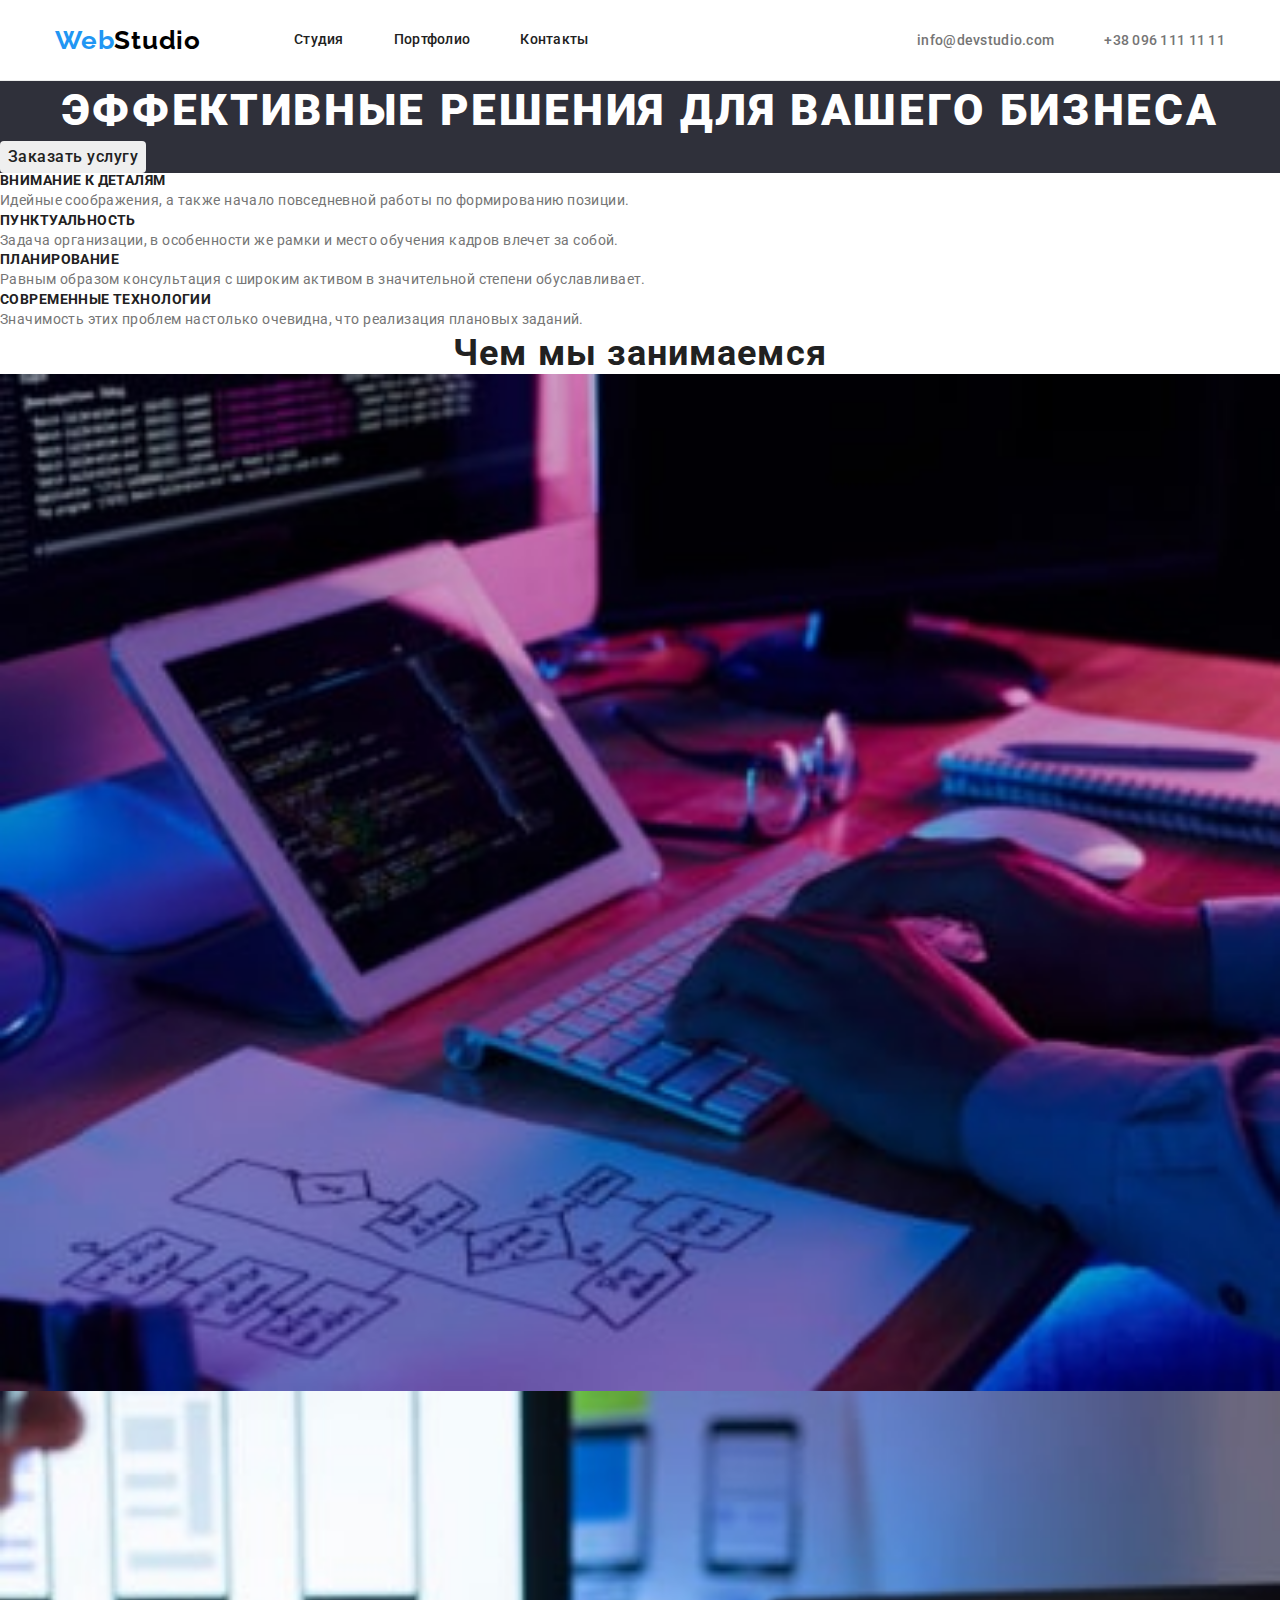
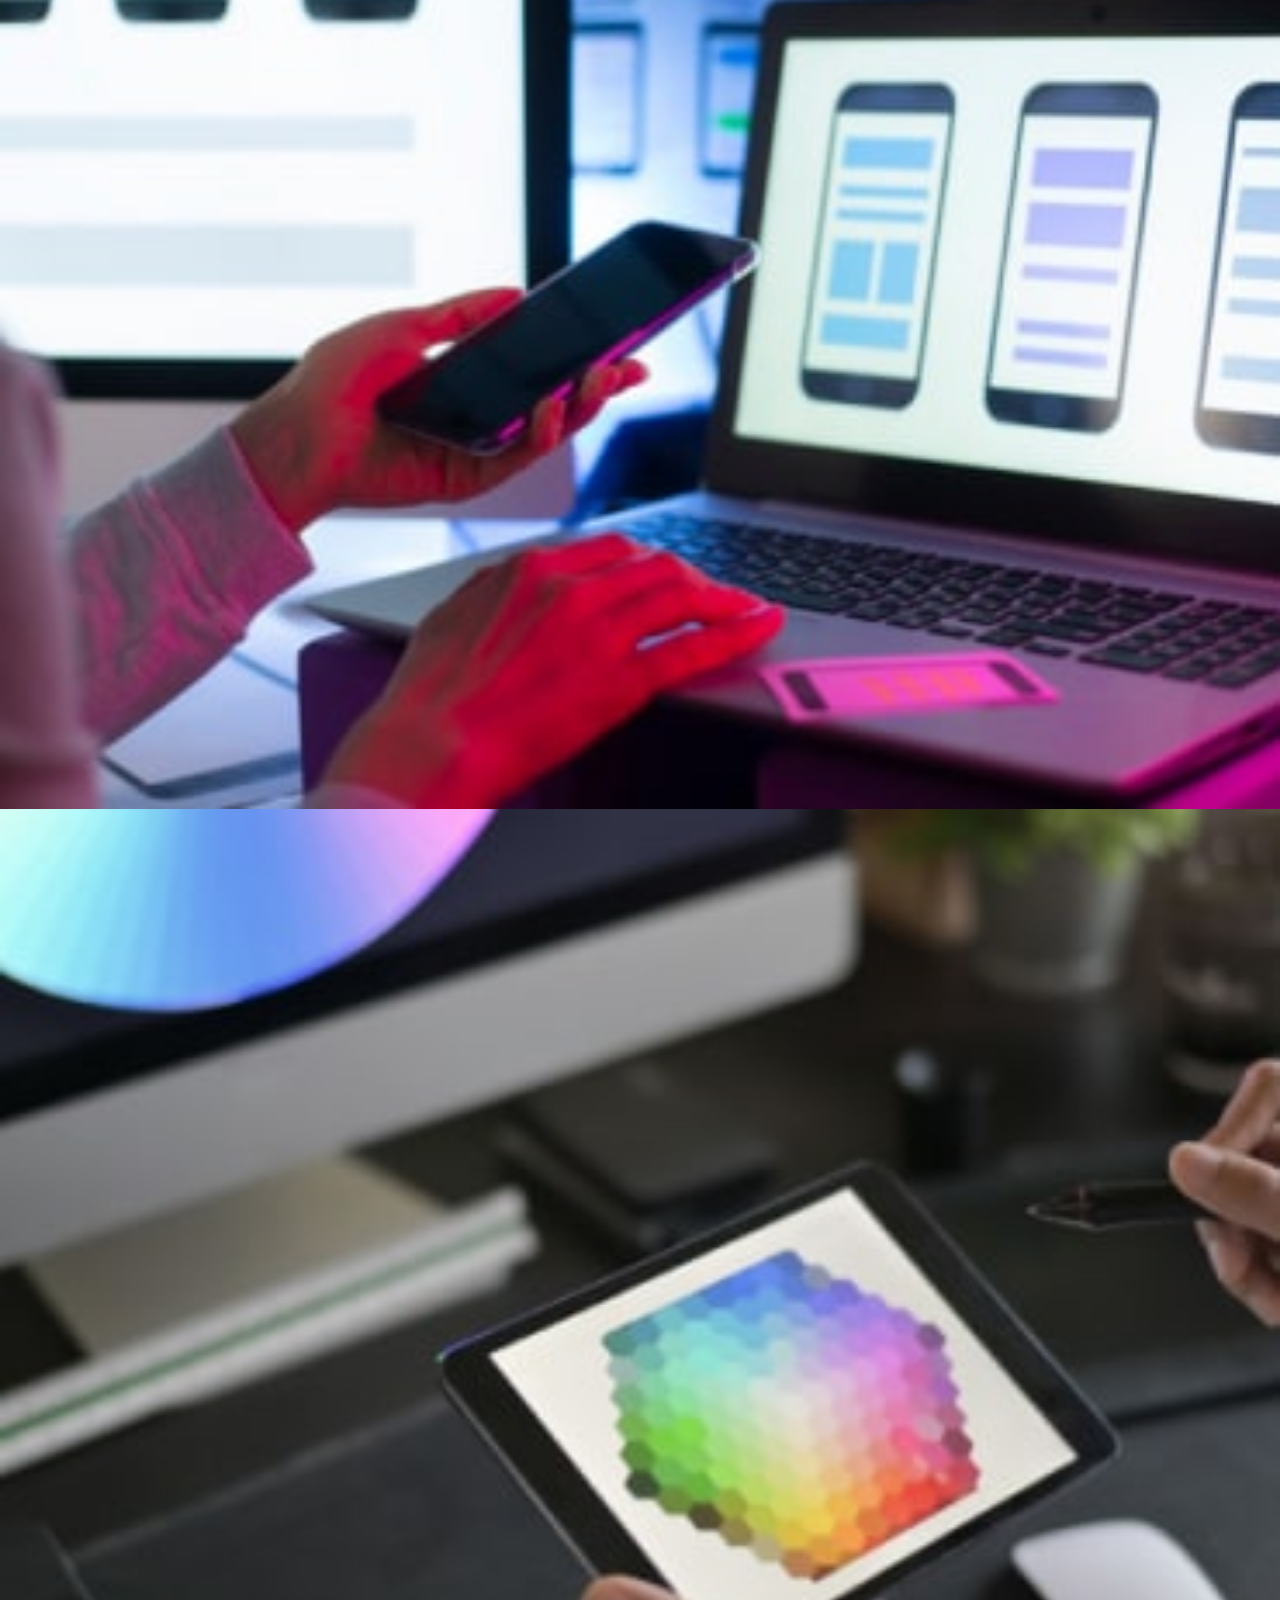
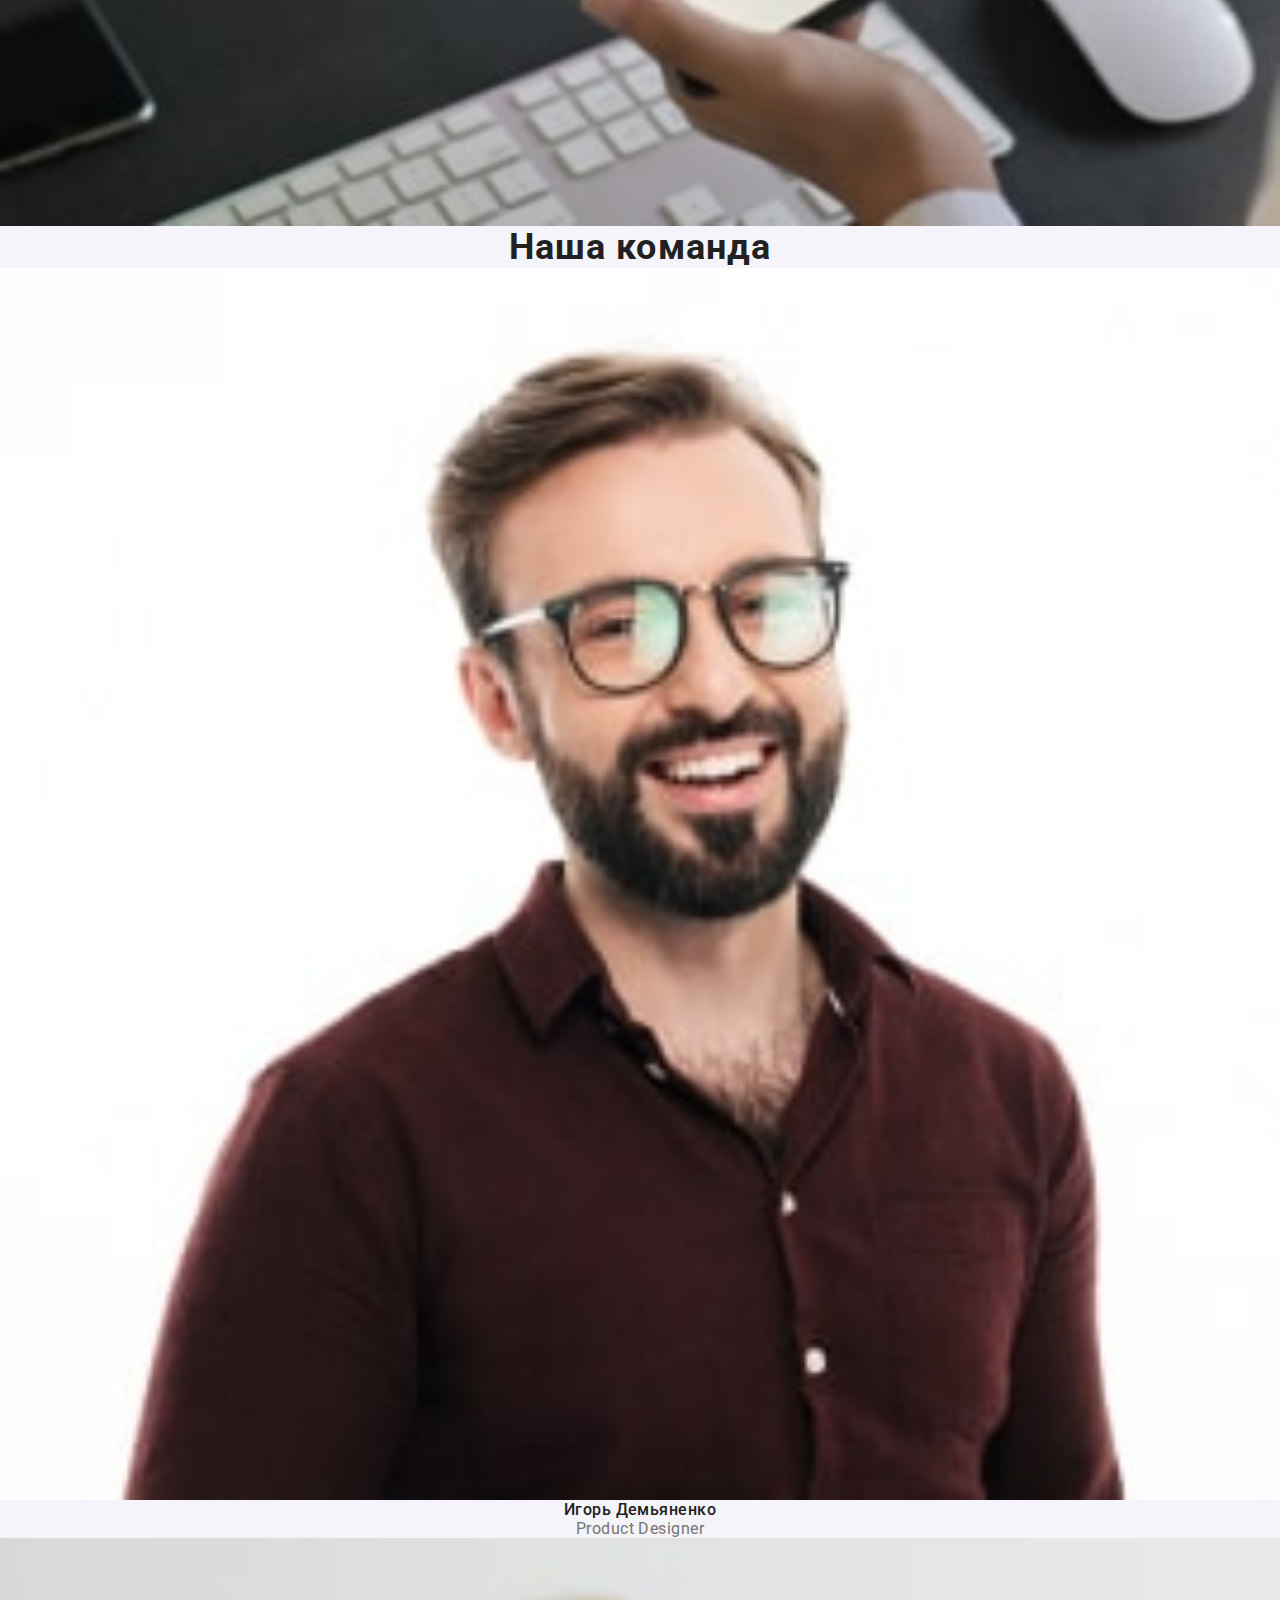
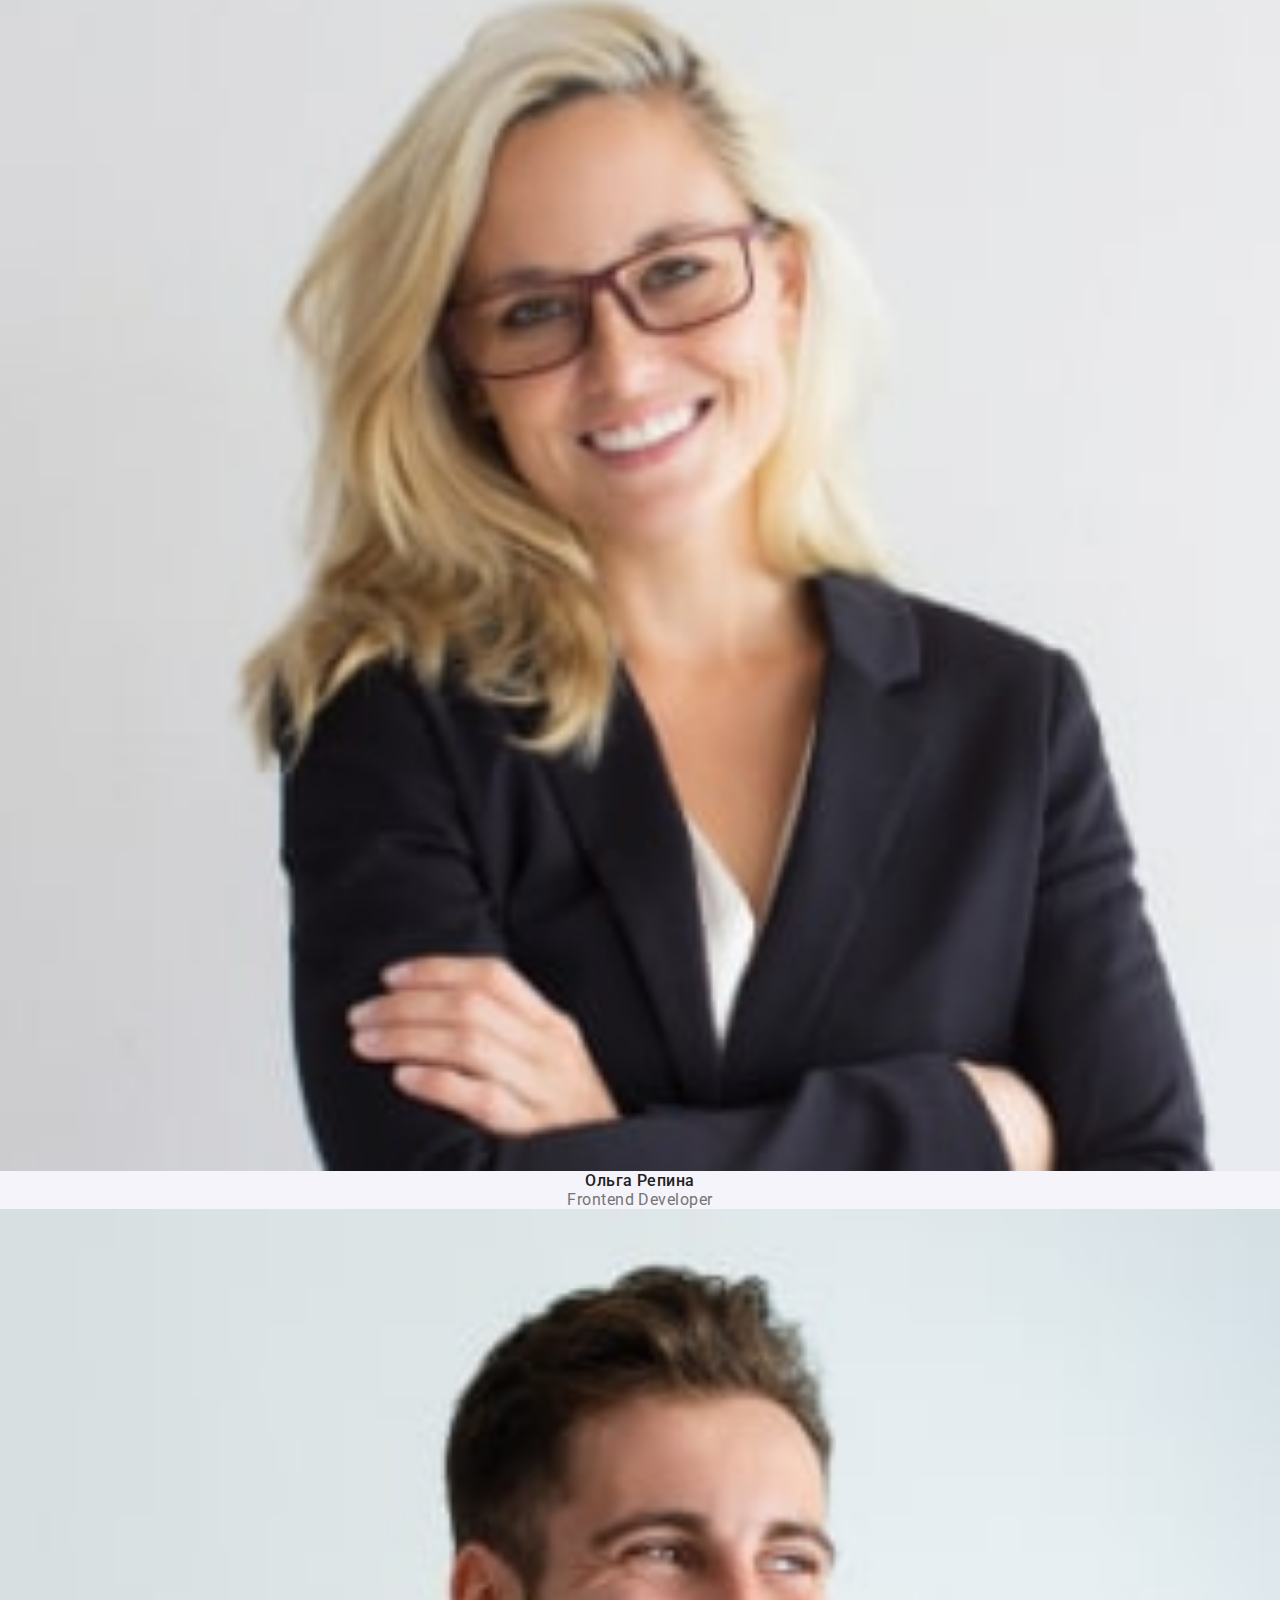
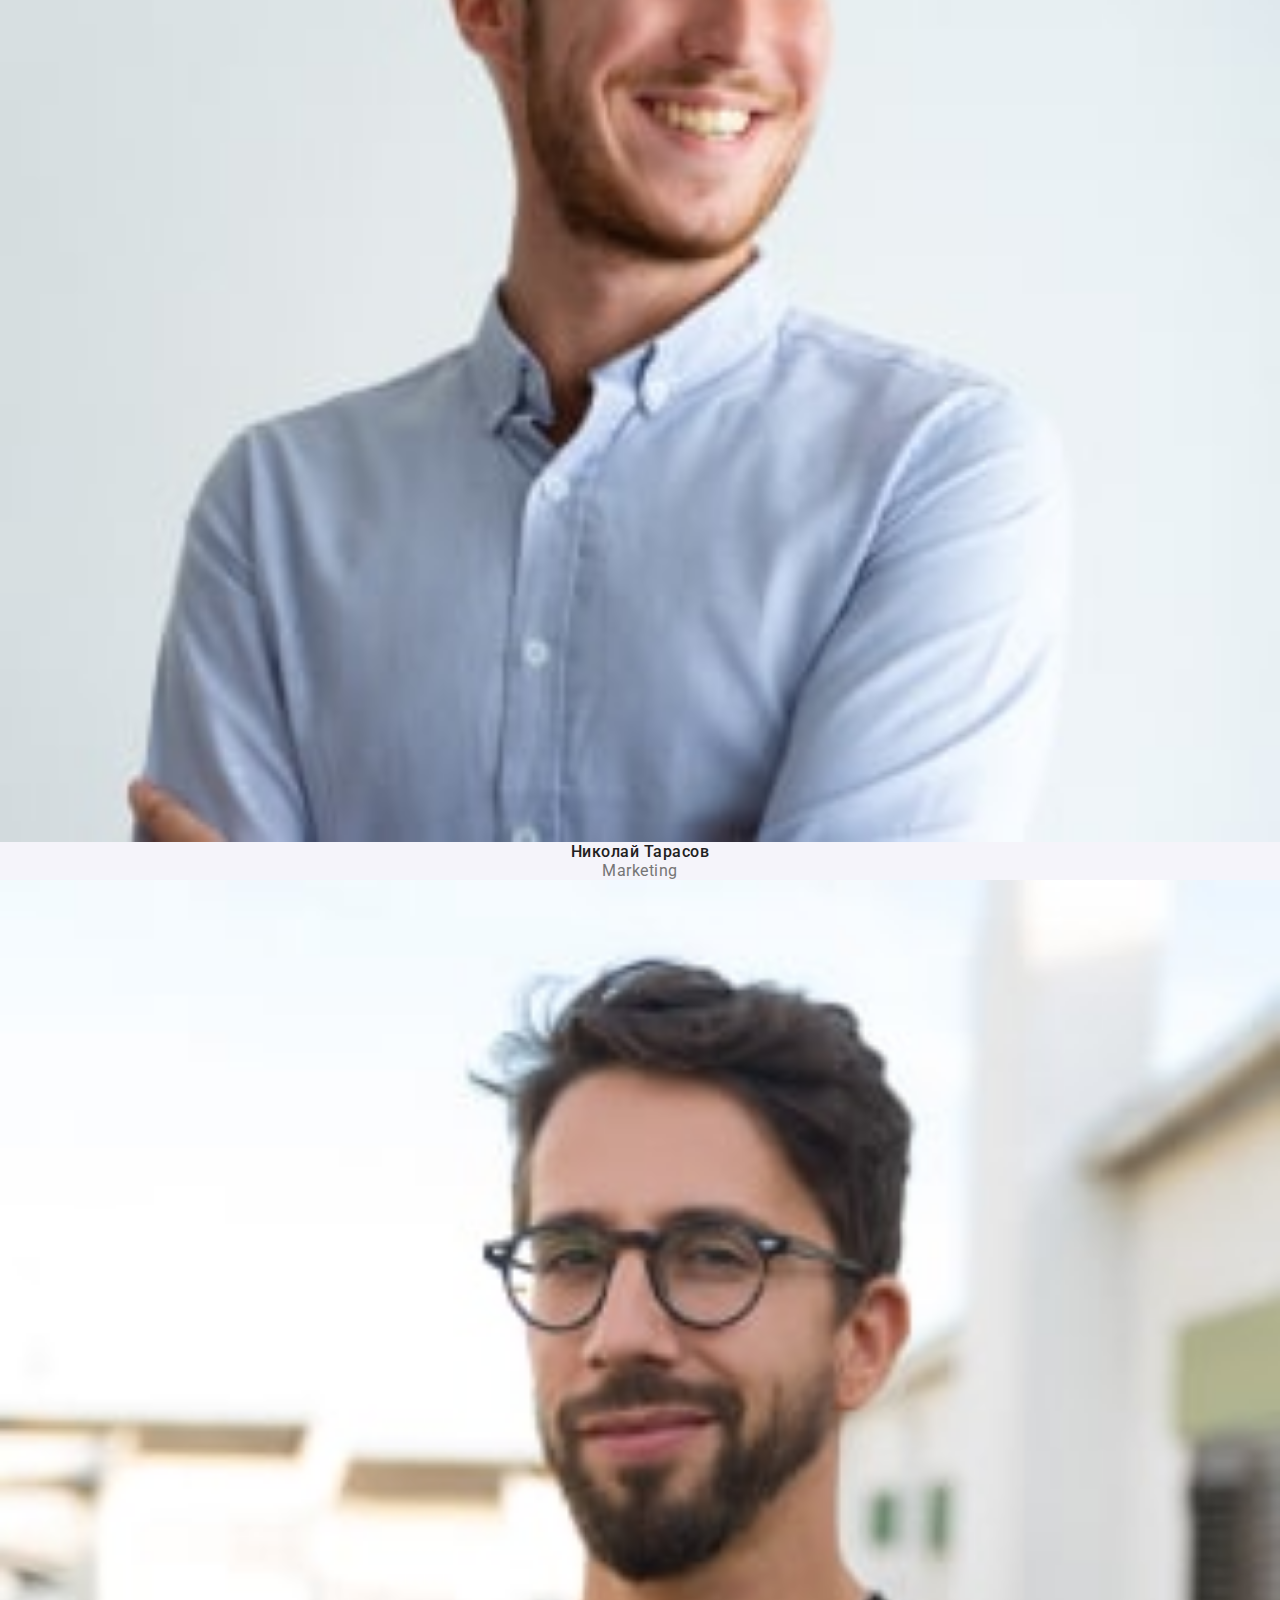
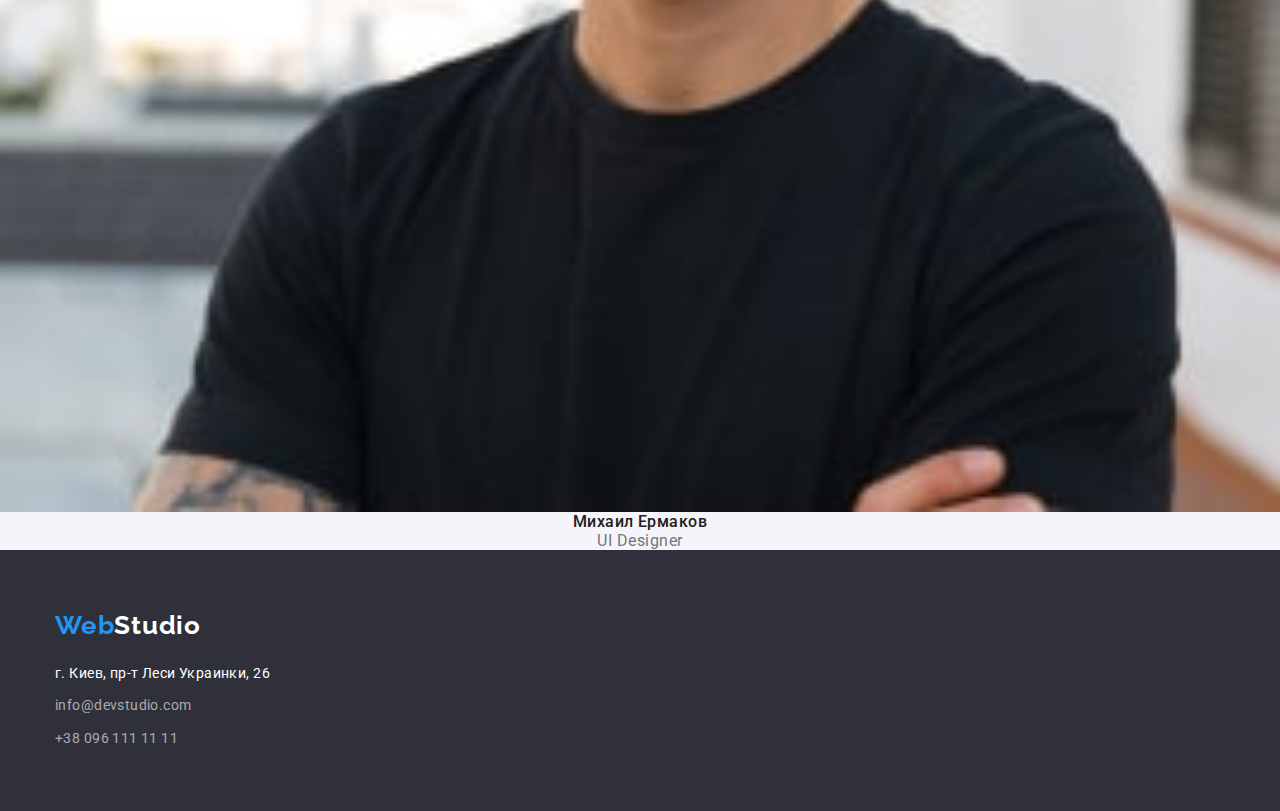
<file: index.html>
<!DOCTYPE html>
<html lang="ru">
<head>
    <meta charset="UTF-8">
    <meta http-equiv="X-UA-Compatible" content="IE=edge">
    <meta name="viewport" content="width=device-width, initial-scale=1.0">
    <title>Document</title>
    <link href="https://fonts.googleapis.com/css2?family=Raleway:wght@700&family=Roboto:wght@400;500;700;900&display=swap"
        rel="stylesheet">
        <link rel="stylesheet" href="https://cdnjs.cloudflare.com/ajax/libs/modern-normalize/1.1.0/modern-normalize.min.css"> 
    <link rel="stylesheet" href="./css/styles.css">
</head>
<body>

    <!--Шапка-->

    <header class="header">
<div class="container header-container" >
<nav class="header-navigation">
    <a class="link header-logo" lang="en" href=""> <span class="first-header-logo">Web</span>Studio</a>

<ul class="list header-menu">
    <li class="header-item"><a class="link header-link" href="">Студия</a></li>
    <li class="header-item"><a class="link header-link" href="portfolio.html" target="_blank">Портфолио</a> </li>
    <li class="header-item"><a class="link header-link" href="">Контакты</a></li>
</ul>

</nav>

<ul class="list header-contact-list">
    <li class="header-contact-list-item"><a class="link header-contacts-link" href="mailto:info@devstudio.com">info@devstudio.com</a></li>
    <li class="header-contact-list-item"><a class="link header-contacts-link " href="tel:+38-096-111-11-11">+38 096 111 11 11</a></li>
</ul>
</div>

    </header>

    <!--Главный контент-->

    <main>
<section class="main-section">
    <h1 class="main-section-title">Эффективные решения для вашего бизнеса</h1>
    <button class="hero-btn" type="button">Заказать услугу</button>
</section>

<!-- Наши особенности -->

<section class="features">

    <h2 class="visually-hidden">особенности</h2>

    <ul class="list features-list">
        <li>
            <h3 class="features-title">Внимание к деталям</h3>
            <p class="features-text"> Идейные соображения, а также начало повседневной работы по формированию позиции.</p>
        </li>

        <li>
            <h3 class="features-title">Пунктуальность</h3>
            <p class="features-text">Задача организации, в особенности же рамки и место обучения кадров влечет за собой.</p>
        </li>

        <li>
           <h3 class="features-title">Планирование</h3>
           <p class="features-text">Равным образом консультация с широким активом в значительной степени обуславливает.</p>
        </li>

        <li>
            <h3 class="features-title">Современные технологии</h3>
            <p class="features-text">Значимость этих проблем настолько очевидна, что реализация плановых заданий.</p>
        </li>
    </ul>

</section>

<!--Чем мы занимаемся-->

<section class="activity">

    <h2 class="activity-title">Чем мы занимаемся</h2>

    <ul class="list">

        <li><img src="./images/box1-min.jpg" alt="Код" width="370" height="294"></li>
    

        <li><img src="./images/box2-min.jpg" alt="Анимация" width="370" height="294"></li>
        

        <li><img src="./images/box3-min.jpg" alt="Дизайн" width="370" height="294"></li>
            
    </ul>

</section>

<!--Наша команда-->

<section class="team">
    <h2 class="team-title">Наша команда</h2>

    <ul class="list">
         <li><img src="./images/img1-min.jpg" alt="Игорь Демьяненко" width="270" height="260">
        <h3 class="second-team-title">Игорь Демьяненко</h3>
        <p class="team-text">Product Designer</p></li>
         
        <li><img src="./images/img2-min.jpg" alt="Ольга Репина" width="270" height="260">
        <h3  class="second-team-title">Ольга Репина</h3>
        <p class="team-text">Frontend Developer</p></li>

         <li><img src="./images/img3-min.jpg" alt="Николай Тарасов" width="270" height="260">
        <h3  class="second-team-title">Николай Тарасов</h3>
        <p class="team-text">Marketing</p></li>

         <li><img src="./images/img4-min.jpg" alt="Михаил Ермаков" width="270" height="260">
        <h3  class="second-team-title">Михаил Ермаков</h3>
        <p class="team-text">UI Designer</p></li>
    </ul>
</section>

    </main>

    <!--Подвал-->

    <footer class="footer">
    <div class="container">
        <a class="link footer-logo" href=""><span class="first-footer-logo">Web</span>Studio</a>
    
        <address class="footer-address">г. Киев, пр-т Леси Украинки, 26</address>
    
        <ul class="list">
            <li class="contacts-link-item"><a class="link footer-contacts-link" href="mailto:info@devstudio.com">info@devstudio.com</a></li>
            <li class="contacts-link-item"><a class="link footer-contacts-link" href="tel:+38-096-111-11-11">+38 096 111 11 11</a></li>
        </ul>
    </div>
    </footer>
</body>
</html>
</file>
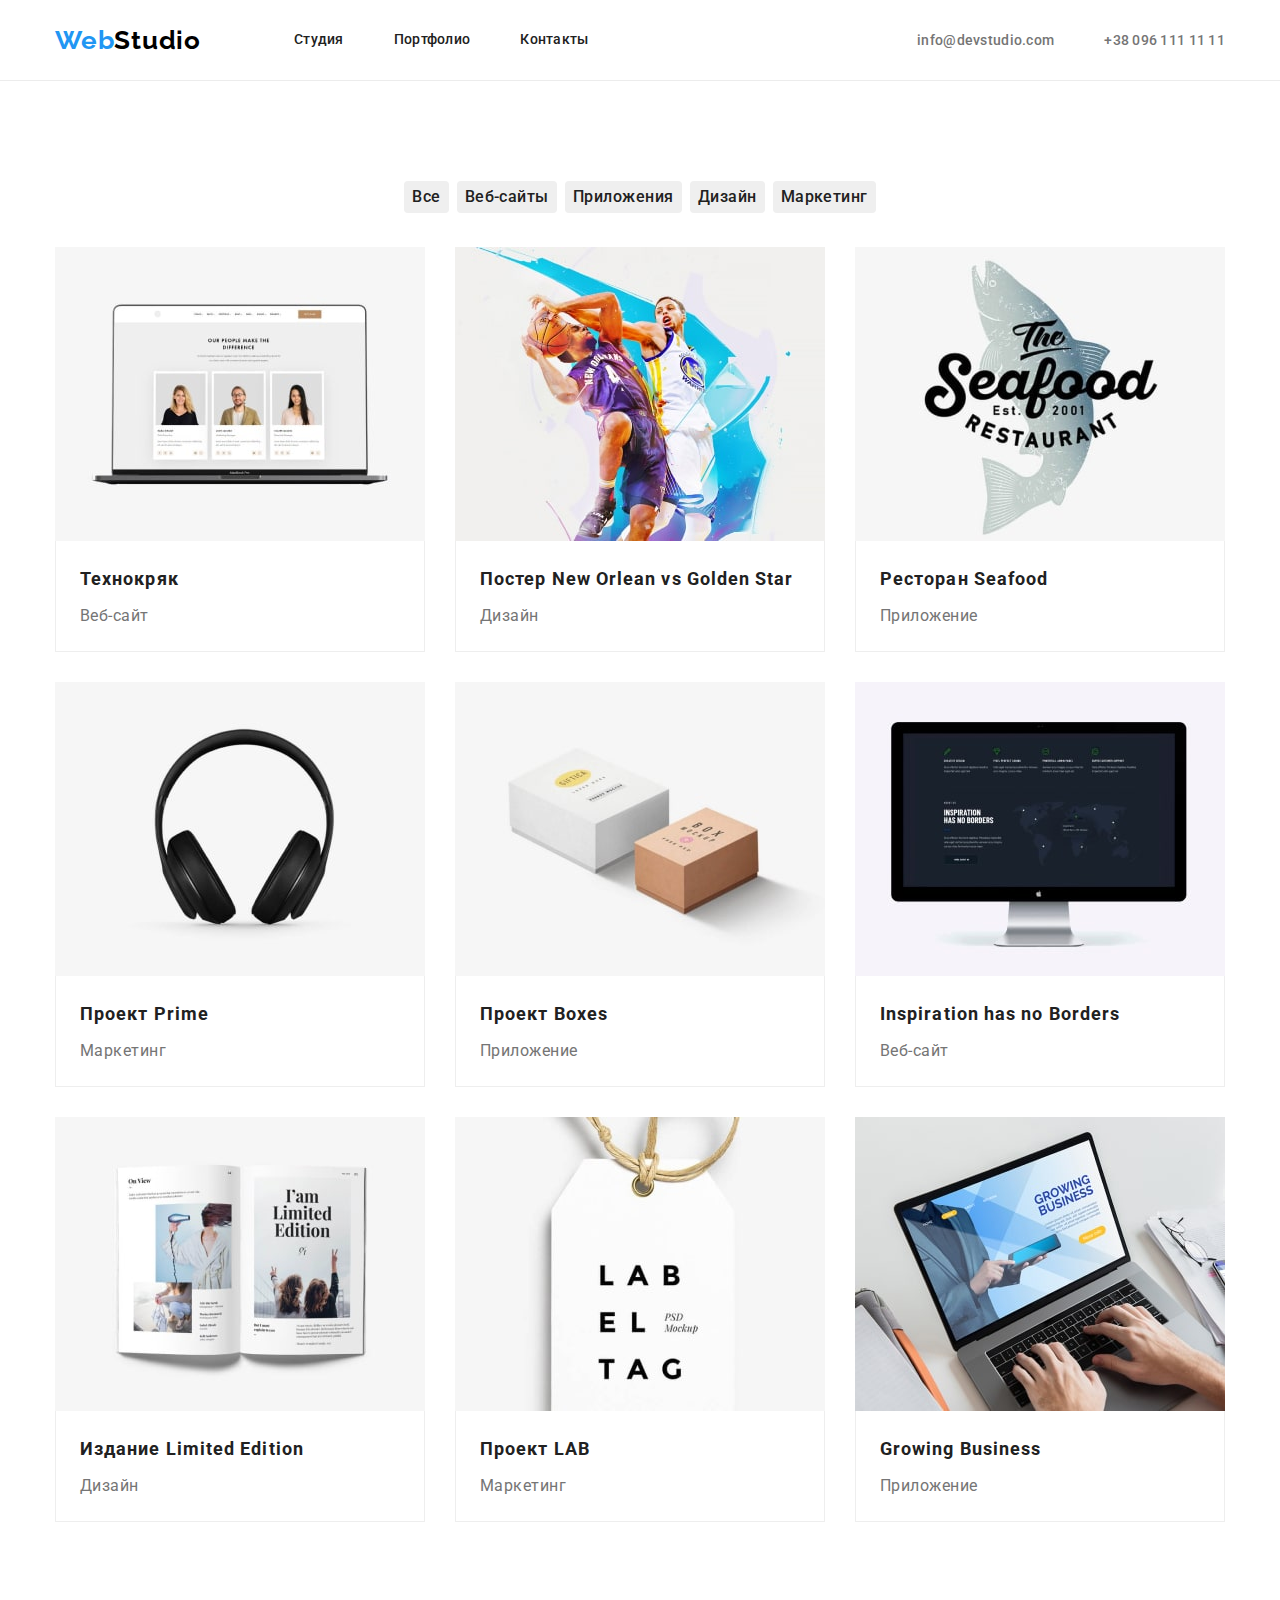
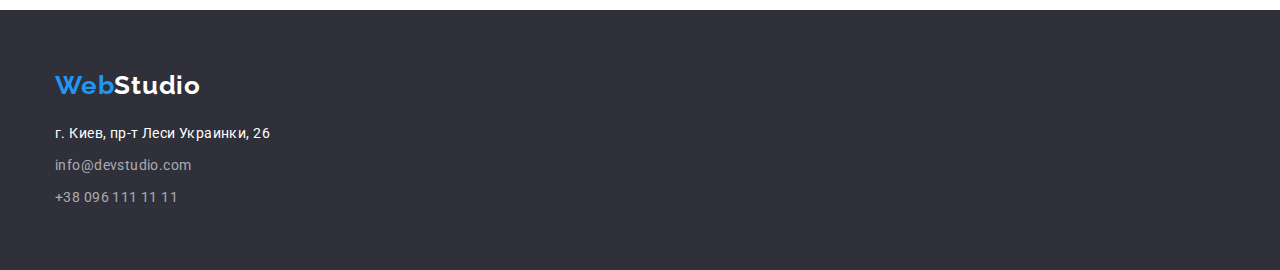
<file: portfolio.html>
<!DOCTYPE html>
<html lang="ru">
<head>
    <meta charset="UTF-8">
    <meta http-equiv="X-UA-Compatible" content="IE=edge">
    <meta name="viewport" content="width=device-width, initial-scale=1.0">
    <title>Document</title>
    <link href="https://fonts.googleapis.com/css2?family=Raleway:wght@700&family=Roboto:wght@400;500;700;900&display=swap"
        rel="stylesheet">
        <link rel="stylesheet" href="https://cdnjs.cloudflare.com/ajax/libs/modern-normalize/1.1.0/modern-normalize.min.css">
    <link rel="stylesheet" href="./css/styles.css">
</head>
<body>

    <!--Шапка-->

    <header class="header">
<div class="container header-container">
        <nav class="header-navigation">
            <a class="link header-logo" lang="en" href=""><span class="first-header-logo">Web</span>Studio</a>
        
            <ul class="list header-menu">
                <li class="header-item"><a class="link header-link" href="index.html"  target="_blank">Студия</a></li>
                <li class="header-item"><a class="link header-link" href="">Портфолио</a></li>
                <li class="header-item"><a class="link header-link" href="">Контакты</a></li>
            </ul>
        
        </nav>
        
        <ul class="list header-contact-list">
            <li class="header-contact-list-item"><a class="link header-contacts-link" href="mailto:info@devstudio.com">info@devstudio.com</a></li>
            <li class="header-contact-list-item"><a class="link header-contacts-link" href="tel:+38-096-111-11-11">+38 096 111 11 11</a></li>
        </ul>
</div>
    </header>
    
    <!--Hero-->

    <main>
        
        <section class="hero">
            <div class="container">
            <h1 class="visually-hidden"> Проекты</h1>

           <ul class="list hero-list">
               <li class="hero-link">
                   <button class="hero-btn" type="button">Все</button>
               </li>
               <li class="hero-link">
                <button class="hero-btn" type="button">Веб-сайты</button>
               </li>
               <li class="hero-link">
                <button class="hero-btn" type="button">Приложения</button>
               </li>
               <li class="hero-link">
                <button class="hero-btn" type="button">Дизайн</button>
               </li>
               <li class="hero-link">
                <button class="hero-btn" type="button">Маркетинг</button>
               </li>
           </ul>

            <ul class="list list-img">
                <li class="list-img-item"><img src="./images/img-pf1.jpg" alt="фото сотрудников на экране" width="370" height="294">
                    <div class="list-img-btn">
                    <h2 class="hero-title">Технокряк</h2>
                <p class="hero-text">Веб-сайт</p> </div>
             </li> 
                
                <li class="list-img-item"><img src="./images/img-pf2.jpg" alt="баскетболисты" width="370" height="294">
                <div class="list-img-btn">
                    <h2 class="hero-title">Постер New Orlean vs Golden Star</h2>
                <p class="hero-text">Дизайн</p> </div>
              </li>
                
                <li class="list-img-item"><img src="./images/img-pf3.jpg" alt="логотип ресторана" width="370" height="294">    
                    <div class="list-img-btn">
                    <h2 class="hero-title">Ресторан Seafood</h2>
                <p class="hero-text">Приложение</p> </div>
              </li> 
                
                <li class="list-img-item"><img src="./images/img-pf4.jpg" alt="наушники" width="370" height="294">
                <div class="list-img-btn">
                    <h2 class="hero-title">Проект Prime</h2>
                <p class="hero-text">Маркетинг</p> </div>
         </li> 
                
                <li class="list-img-item"><img src="./images/img-pf5.jpg" alt="коробки" width="370" height="294">
                <div class="list-img-btn">
                    <h2 class="hero-title">Проект Boxes</h2>
                <p class="hero-text">Приложение</p> </div>
            </li> 
                
                <li class="list-img-item"><img src="./images/img-pf6.jpg" alt="экран" width="370" height="294">
                <div class="list-img-btn">
                    <h2 class="hero-title">Inspiration has no Borders</h2>
                <p class="hero-text">Веб-сайт</p> </div>
             </li> 
                
                <li class="list-img-item"><img src="./images/img-pf7.jpg" alt="книга" width="370" height="294">
                <div class="list-img-btn">
                    <h2 class="hero-title">Издание Limited Edition</h2>
                <p class="hero-text">Дизайн</p> </div>
            </li> 
                
                <li class="list-img-item"><img src="./images/img-pf8.jpg" alt="этикетка" width="370" height="294">
                <div class="list-img-btn">
                    <h2 class="hero-title">Проект LAB</h2>
                <p class="hero-text">Маркетинг</p> </div>
            </li> 
                
                <li class="list-img-item"><img src="./images/img-pf9.jpg" alt="ноутбук" width="370" height="294">
                <div class="list-img-btn">
                    <h2 class="hero-title">Growing Business</h2>
                <p class="hero-text">Приложение</p> </div>
            </li> 
            </ul>
            </div>
        </section>
    </main>

    <!--Подвал-->

    <footer class="footer">
<div class="container">
        <a class="link footer-logo" href=""><span class="first-footer-logo">Web</span>Studio</a>
        
        <address class="footer-address">г. Киев, пр-т Леси Украинки, 26</address>
        
        <ul class="list">
            <li class="contacts-link-item"><a class="link footer-contacts-link" href="mailto:info@devstudio.com">info@devstudio.com</a></li>
            <li class="contacts-link-item"><a class="link footer-contacts-link" href="tel:+38-096-111-11-11">+38 096 111 11 11</a></li>
        </ul>
</div>
    </footer>
    
</body>
</html>
</file>
<file: css/styles.css>
:root {
  --main-title-color: #212121;
  --second-title-color: #ffffff;
  --main-text-color: #757575;
  --header-nav-text-color: #212121;
  --header-address-color: #757575;
  --first-logo-text-color: #2196f3;
  --second-logo-text-color: #000000;
  --third-logo-text-color: #ffffff;
  --footer-text-color: #ffffff;
  --first-button-color: #ffffff;
  --second-button-color: #212121;
  --accent-color: #2196f3;
}

p,
h1,
h2,
h3,
h4,
h5,
h6 {
  margin: 0;
}

ul {
  margin: 0;
  padding: 0;
}

.container {
  width: 1200px;
  padding-left: 15px;
  padding-right: 15px;
  margin: 0 auto;
}

/* button{
  cursor: pointer;
} */

body {
  font-family: "Roboto", sans-serif;
  color: #212121;
  background-color: #ffffff;
}

.list {
  list-style: none;
}

.link {
  text-decoration: none;
}

.visually-hidden {
  position: absolute;
  white-space: nowrap;
  width: 1px;
  height: 1px;
  overflow: hidden;
  border: 0;
  padding: 0;
  clip: rect(0 0 0 0);
  clip-path: inset(50%);
  margin: -1px;
}

img {
  display: block;
  min-width: 100%;
  height: auto;
}

/* -----------------HEADER--------------- */

.header {
  border-bottom-width: 1px;
  border-bottom-style: solid;
  border-bottom-color: #ececec;
}

.header-logo {
  font-family: Raleway;
  font-weight: 700;
  font-size: 26px;
  line-height: 1.19;
  letter-spacing: 0.03em;
  color: var(--second-logo-text-color);

  margin-right: 93px;
}

.header-logo:hover,
.header-logo:focus {
  color: var(--accent-color);
}

.first-header-logo {
  font-family: Raleway;
  font-weight: 700;
  font-size: 26px;
  line-height: 1.19;
  letter-spacing: 0.03em;
  color: var(--first-logo-text-color);
}

.header-link {
  font-weight: 500;
  font-size: 14px;
  line-height: 1.14;
  letter-spacing: 0.02em;
  color: var(--header-nav-text-color);
  padding-top: 32px;
  padding-bottom: 32px;
  display: block;
}

.header-item:not(:last-child) {
  margin-right: 50px;
}

.header-link:hover,
.header-link:focus {
  color: var(--accent-color);
}

.header-contacts-link {
  font-weight: 500;
  font-size: 14px;
  line-height: 1.14;
  letter-spacing: 0.02em;
  color: var(--header-address-color);
}

.header-contact-list-item:not(:last-child) {
  margin-right: 50px;
}

.header-contacts-link:hover,
.header-contacts-link:focus {
  color: var(--accent-color);
}

.header-menu {
  display: flex;
}

.header-navigation {
  display: flex;
  align-items: center;
}

.header-contact-list {
  display: flex;
  margin-left: auto;
}

.header-container {
  display: flex;
  align-items: center;
}
/* -----------------HERO PORTFOLIO--------------- */

.hero-btn {
  font-family: inherit;
  font-weight: 500;
  font-size: 16px;
  line-height: 1.62;
  text-align: center;
  letter-spacing: 0.03em;
  color: var(--second-button-color);
  cursor: pointer;

  min-width: 73;
  min-height: 38;
  border-radius: 4px;
  border-color: transparent;
}
.hero-btn:hover,
.hero-btn:focus {
  background-color: var(--accent-color);
  color: var(--first-button-color);
}

.hero-title {
  font-weight: 700;
  font-size: 18px;
  line-height: 2;
  letter-spacing: 0.06em;
  color: var(--main-title-color);
  padding-bottom: 4px;
}

.hero-text {
  font-weight: 400;
  font-size: 16px;
  line-height: 1.87;
  letter-spacing: 0.03em;
  color: var(--main-text-color);
}

.hero-list {
  display: flex;
  justify-content: center;
  padding-top: 100px;
  padding-bottom: 34px;
}

.hero-link:not(:last-child) {
  margin-right: 8px;
}

.list-img {
  display: flex;
  flex-wrap: wrap;
  padding-bottom: 88px;
  margin-left: -30px;
  margin-bottom: 0;
}

.list-img-item {
  flex-basis: calc(100% / 9 - 30px);
  margin-left: 30px;
  margin-bottom: 30px;
}

.list-img-item:nth-last-child(-n + 3) {
  margin-bottom: 0;
}

.list-img-btn {
  padding-top: 20px;
  padding-bottom: 20px;
  padding-left: 24px;

  border-bottom-width: 1px;
  border-bottom-style: solid;
  border-bottom-color: #eeeeee;
  border-left-width: 1px;
  border-left-style: solid;
  border-left-color: #eeeeee;
  border-right-width: 1px;
  border-right-style: solid;
  border-right-color: #eeeeee;
}

/* -----------HERO FIRST PAGE------------ */

.main-section {
  background-color: #2f303a;
}

.main-section-title {
  font-weight: 900;
  font-size: 44px;
  line-height: 1.36;
  text-align: center;
  letter-spacing: 0.06em;
  text-transform: uppercase;
  color: var(--second-title-color);
}

.features-title {
  font-weight: bold;
  font-size: 14px;
  line-height: 1.14;
  letter-spacing: 0.03em;
  text-transform: uppercase;
  color: var(--main-title-color);
}

.features-text {
  font-weight: normal;
  font-size: 14px;
  line-height: 1.71;
  letter-spacing: 0.03em;
  color: var(--main-text-color);
}
.activity-title {
  font-weight: 700;
  font-size: 36px;
  line-height: 1.17;
  text-align: center;
  letter-spacing: 0.03em;
  color: var(--main-title-color);
}

.team {
  background-color: #f5f4fa;
}

.team-title {
  font-weight: 700;
  font-size: 36px;
  line-height: 1.17;
  text-align: center;
  letter-spacing: 0.03em;
  color: var(--main-title-color);
}

.second-team-title {
  font-weight: 500;
  font-size: 16px;
  line-height: 1.19;
  text-align: center;
  letter-spacing: 0.03em;
  color: var(--main-title-color);
}

.team-text {
  font-weight: normal;
  font-size: 16px;
  line-height: 1.19;
  text-align: center;
  letter-spacing: 0.03em;
  color: var(--main-text-color);
}

/* -----------------FOOTER--------------- */
.footer {
  background-color: #2f303a;
  padding-top: 60px;
  padding-bottom: 60px;
}

.footer-logo {
  font-family: Raleway;
  font-weight: 700;
  font-size: 26px;
  line-height: 1.19;
  letter-spacing: 0.03em;
  color: var(--third-logo-text-color);

  display: block;
  padding-bottom: 20px;
}

.footer-logo:hover,
.footer-logo:focus {
  color: var(--accent-color);
}

.first-footer-logo {
  font-family: Raleway;
  font-weight: 700;
  font-size: 26px;
  line-height: 1.19;
  letter-spacing: 0.03em;
  color: var(--first-logo-text-color);
}

.footer-address {
  font-style: normal;
  font-weight: normal;
  font-size: 14px;
  line-height: 1.717;
  letter-spacing: 0.03em;
  color: var(--footer-text-color);

  padding-bottom: 9px;
}

.footer-contacts-link {
  font-weight: normal;
  font-size: 14px;
  line-height: 1.71;
  letter-spacing: 0.03em;
  color: rgba(255, 255, 255, 0.6);
}

.contacts-link-item:not(:last-child) {
  padding-bottom: 9px;
}

.footer-contacts-link:hover,
.footer-contacts-link:focus {
  color: var(--accent-color);
}
</file>
